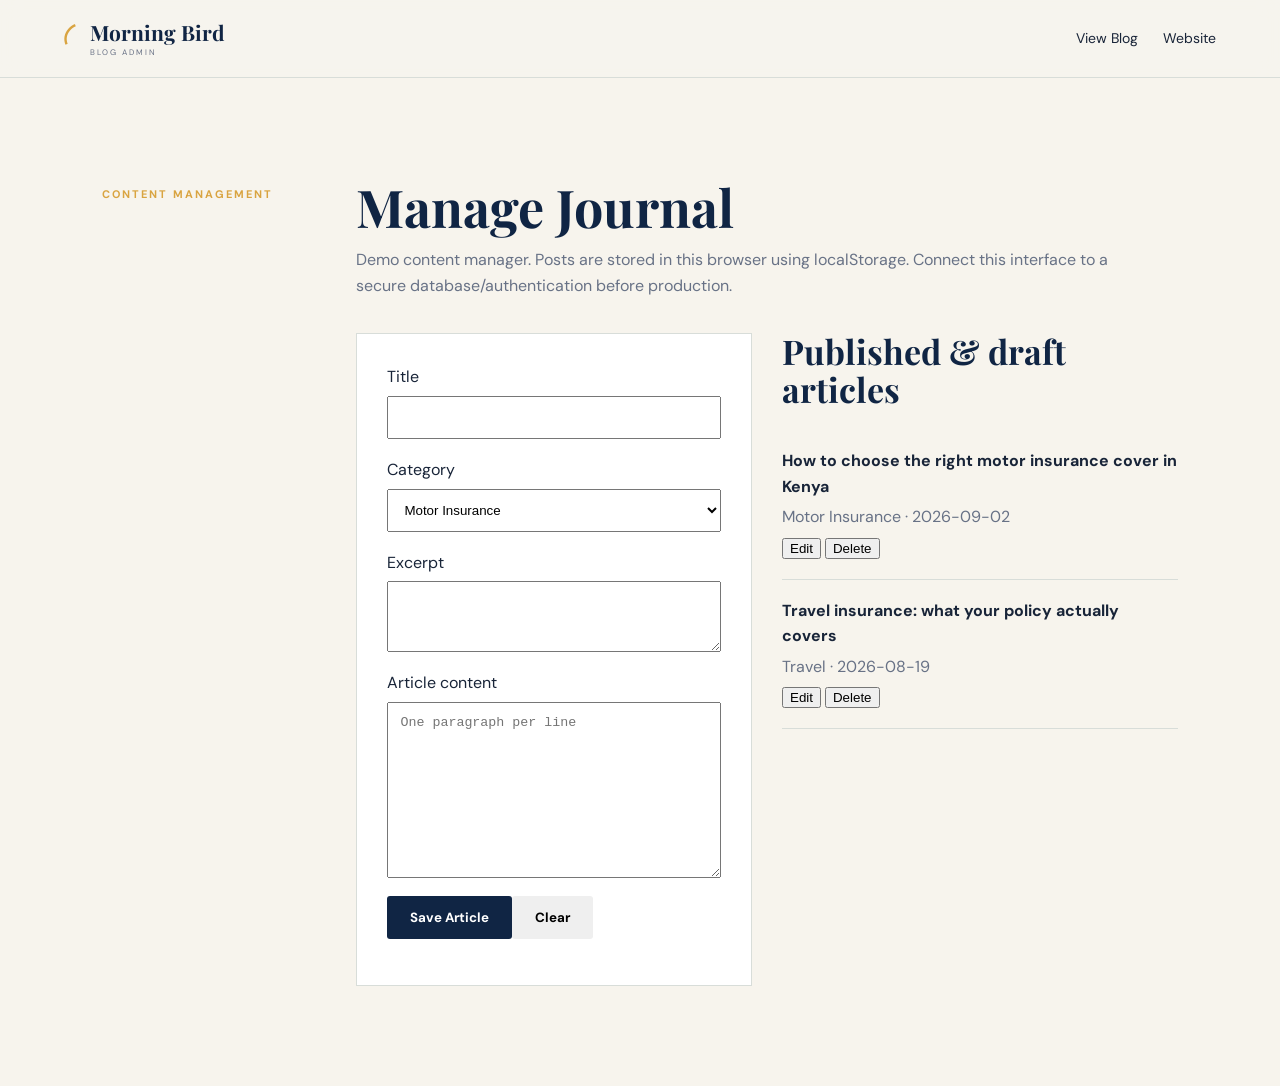
<file: morningbird_site/admin.html>
<!doctype html><html lang="en"><head><meta charset="utf-8"><meta name="viewport" content="width=device-width,initial-scale=1"><title>Morning Bird — Blog Admin</title><link rel="stylesheet" href="styles.css"></head><body><header class="site-header"><a class="brand" href="index.html"><span class="bird">◜</span><span><b>Morning Bird</b><small>BLOG ADMIN</small></span></a><nav><a href="blog.html">View Blog</a><a href="index.html">Website</a></nav></header><main class="section paper"><div class="section-label">CONTENT MANAGEMENT</div><div><h1 style="font-size:52px;color:var(--navy);margin-bottom:12px">Manage Journal</h1><p style="color:var(--muted)">Demo content manager. Posts are stored in this browser using localStorage. Connect this interface to a secure database/authentication before production.</p><div style="display:grid;grid-template-columns:1fr 1fr;gap:30px;margin-top:35px"><form id="form" style="background:white;padding:30px;border:1px solid var(--line)"><input type="hidden" id="editSlug"><label>Title<input id="title" required style="display:block;width:100%;padding:12px;margin:6px 0 18px"></label><label>Category<select id="cat" style="display:block;width:100%;padding:12px;margin:6px 0 18px"><option>Motor Insurance</option><option>Health Insurance</option><option>Property & Home</option><option>SME & Business</option><option>Travel</option><option>Agriculture</option><option>Insurance Education</option></select></label><label>Excerpt<textarea id="excerpt" required rows="3" style="display:block;width:100%;padding:12px;margin:6px 0 18px"></textarea></label><label>Article content<textarea id="content" required rows="10" placeholder="One paragraph per line" style="display:block;width:100%;padding:12px;margin:6px 0 18px"></textarea></label><button class="btn btn-dark" type="submit">Save Article</button><button class="btn" type="button" onclick="resetForm()">Clear</button><p id="status" style="color:var(--gold)"></p></form><div><h2 style="font-size:34px">Published & draft articles</h2><div id="admin-list" style="margin-top:20px"></div></div></div></div></main><script>
const seeds=[{slug:'choosing-motor-cover-kenya',title:'How to choose the right motor insurance cover in Kenya',category:'Motor Insurance',date:'2026-09-02',readTime:'5 min read',excerpt:'Third-party, third-party fire and theft, or comprehensive — understand what each option is designed to protect.',content:['Every driver needs at least the legally required third-party protection.','Before buying, compare benefits, exclusions, excess and claims requirements — not just price.']},{slug:'travel-insurance-what-it-covers',title:'Travel insurance: what your policy actually covers',category:'Travel',date:'2026-08-19',readTime:'4 min read',excerpt:'A plain-language guide to common travel protections.',content:['Travel policies commonly combine emergency medical, cancellation, curtailment and baggage protections.']}];function posts(){try{return JSON.parse(localStorage.getItem('mb_posts'))||seeds}catch{return seeds}}function save(x){localStorage.setItem('mb_posts',JSON.stringify(x))}function render(){document.getElementById('admin-list').innerHTML=posts().map(p=>`<div style="padding:18px 0;border-bottom:1px solid var(--line)"><b>${p.title}</b><p style="margin:5px 0;color:var(--muted)">${p.category} · ${p.date||'draft'}</p><button onclick="edit('${p.slug}')">Edit</button> <button onclick="del('${p.slug}')">Delete</button></div>`).join('')}function edit(slug){const p=posts().find(x=>x.slug===slug);if(!p)return;editSlug.value=p.slug;title.value=p.title;cat.value=p.category;excerpt.value=p.excerpt;content.value=(p.content||[]).join('\n')}function del(slug){if(confirm('Delete this article?')){save(posts().filter(p=>p.slug!==slug));render()}}function resetForm(){document.getElementById('form').reset();editSlug.value=''}document.getElementById('form').onsubmit=e=>{e.preventDefault();let arr=posts(),slug=editSlug.value||title.value.toLowerCase().replace(/[^a-z0-9]+/g,'-').replace(/(^-|-$)/g,'');const obj={slug,title:title.value,category:cat.value,date:new Date().toISOString().slice(0,10),readTime:'5 min read',excerpt:excerpt.value,content:content.value.split('\n').filter(Boolean)};const i=arr.findIndex(p=>p.slug===slug);if(i>=0)arr[i]=obj;else arr.unshift(obj);save(arr);status.textContent='Article saved.';resetForm();render()};render();
</script></body></html>
</file>
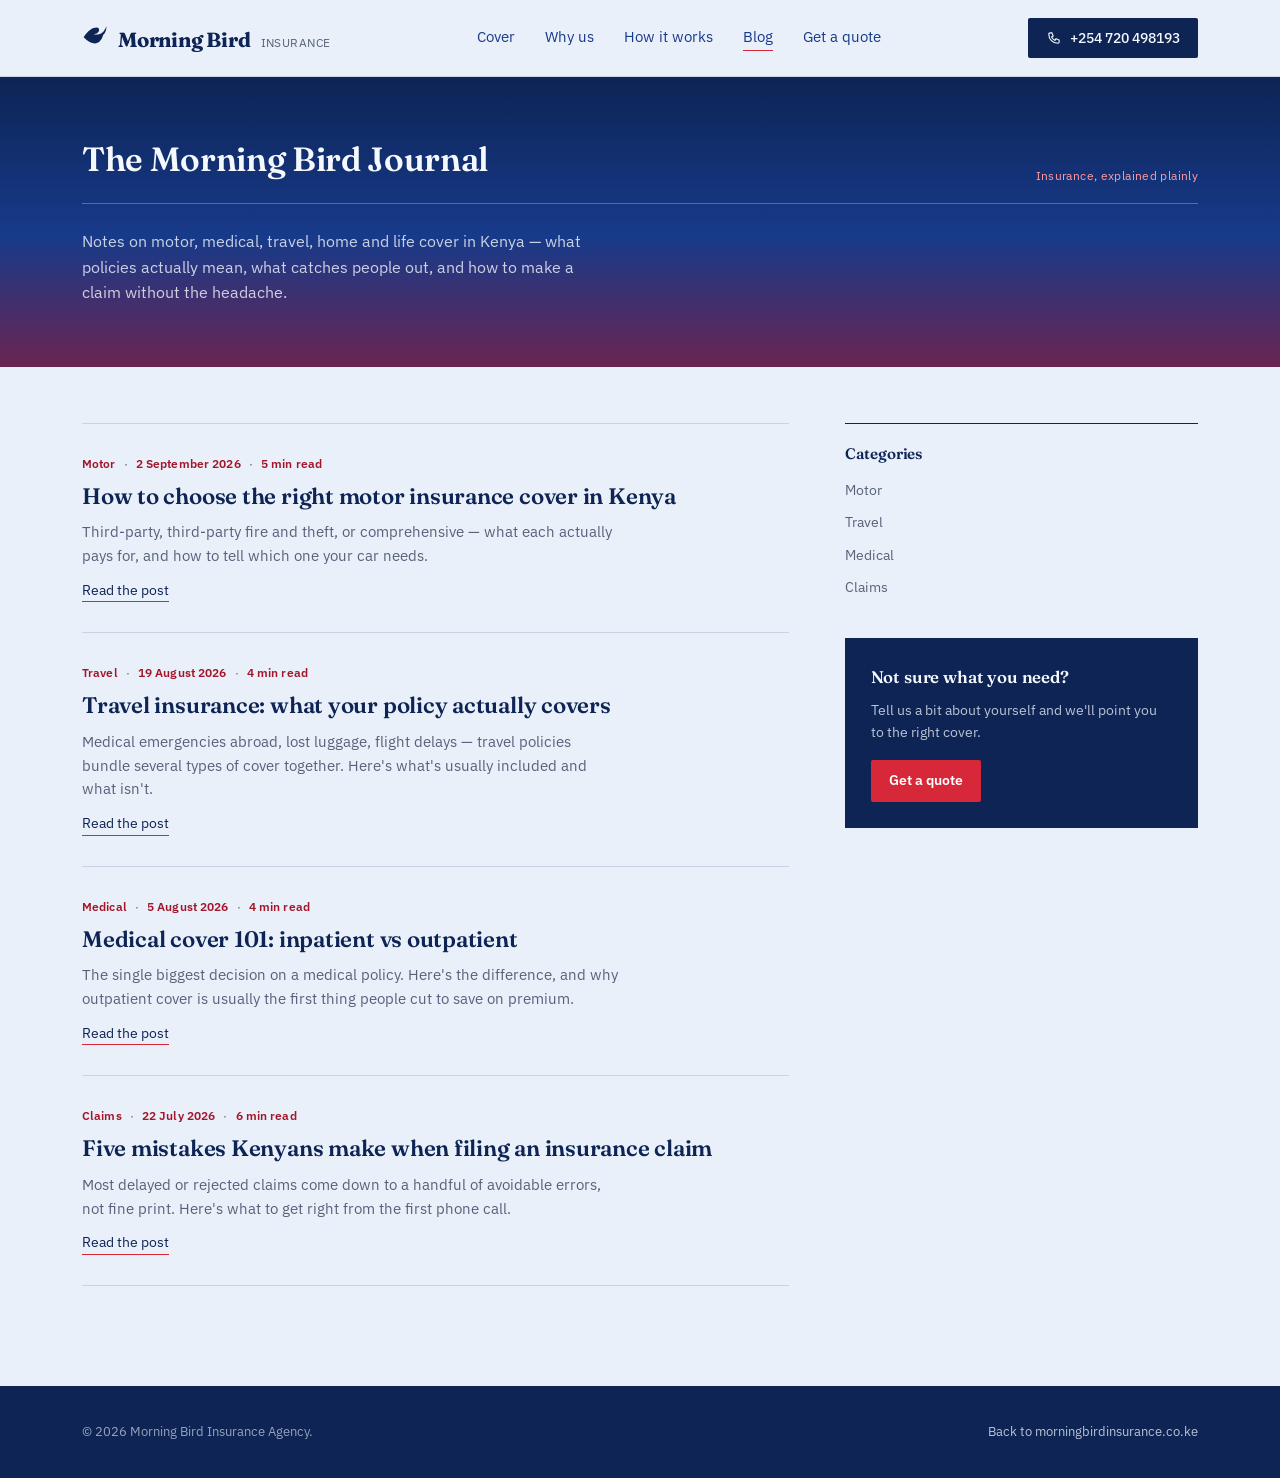
<file: morningbird_site/blog.html>
<!DOCTYPE html>
<html lang="en">
<head>
<meta charset="UTF-8">
<meta name="viewport" content="width=device-width, initial-scale=1.0">
<title>The Morning Bird Journal — Insurance insights from Morning Bird</title>
<link rel="preconnect" href="https://fonts.googleapis.com">
<link rel="preconnect" href="https://fonts.gstatic.com" crossorigin>
<link href="https://fonts.googleapis.com/css2?family=Fraunces:opsz,wght@9..144,400;9..144,500;9..144,600;9..144,700&family=IBM+Plex+Sans:wght@400;500;600&display=swap" rel="stylesheet">
<style>
  :root{
    --ink:#0d2455; --ink-soft:#173a8a; --plum:#a3162a;
    --amber:#d62839; --amber-soft:#ff9aa2;
    --sky:#eaf0fa; --paper:#f5f8fd;
    --text:#182238; --text-muted:#57627a;
    --line: rgba(13,36,85,0.14); --line-light: rgba(245,248,253,0.28);
  }
  *{box-sizing:border-box;}
  html{scroll-behavior:smooth;}
  body{margin:0;background:var(--sky);color:var(--text);font-family:"IBM Plex Sans",sans-serif;font-size:16px;line-height:1.55;-webkit-font-smoothing:antialiased;}
  h1,h2,h3,.masthead{font-family:"Fraunces",serif;font-weight:600;letter-spacing:-0.01em;margin:0;color:var(--ink);}
  a{color:inherit;}
  .wrap{max-width:900px;margin:0 auto;padding:0 32px;}

  header{position:sticky;top:0;z-index:40;background:rgba(234,240,250,0.92);backdrop-filter:blur(8px);border-bottom:1px solid var(--line);}
  .header-inner{display:flex;align-items:center;justify-content:space-between;padding:18px 32px;max-width:1180px;margin:0 auto;}
  .brand{display:flex;align-items:baseline;gap:10px;text-decoration:none;}
  .brand-mark{width:26px;height:26px;flex:none;}
  .brand-name{font-family:"Fraunces",serif;font-weight:700;font-size:1.28rem;letter-spacing:-0.01em;color:var(--ink);}
  .brand-suffix{font-size:0.72rem;color:var(--text-muted);letter-spacing:0.04em;}
  nav.primary{display:flex;align-items:center;gap:30px;}
  nav.primary a{font-size:0.94rem;text-decoration:none;color:var(--ink-soft);border-bottom:1px solid transparent;padding-bottom:2px;}
  nav.primary a:hover{border-bottom-color:var(--amber);}
  nav.primary a.current{border-bottom-color:var(--amber);}
  .call-btn{display:flex;align-items:center;gap:9px;background:var(--ink);color:var(--paper);padding:9px 18px;border-radius:2px;text-decoration:none;font-size:0.9rem;font-weight:500;white-space:nowrap;}
  .call-btn svg{width:15px;height:15px;flex:none;}

  .journal-hero{background:linear-gradient(180deg,var(--ink) 0%,var(--ink-soft) 55%,var(--plum) 130%);color:var(--paper);padding:56px 0 46px;}
  .journal-hero .wrap{max-width:1180px;}
  .masthead-row{display:flex;align-items:flex-end;justify-content:space-between;border-bottom:1px solid var(--line-light);padding-bottom:18px;flex-wrap:wrap;gap:10px;}
  .masthead-row .masthead{font-size:2.1rem;color:var(--paper);}
  .edition-line{font-size:0.78rem;color:var(--amber-soft);letter-spacing:0.03em;text-align:right;}
  .journal-intro{max-width:52ch;margin-top:24px;color:rgba(245,248,253,0.8);font-size:1.02rem;}

  main{max-width:1180px;margin:0 auto;padding:56px 32px 100px;}

  /* ---- list view ---- */
  #list-view{display:grid;grid-template-columns:2fr 1fr;gap:56px;align-items:start;}
  .post-list{border-top:1px solid var(--line);}
  .post-card{display:block;text-decoration:none;color:inherit;padding:30px 0;border-bottom:1px solid var(--line);}
  .post-meta{font-size:0.78rem;color:var(--plum);font-weight:600;letter-spacing:0.01em;margin-bottom:10px;}
  .post-meta .dot{margin:0 8px;color:var(--text-muted);font-weight:400;}
  .post-card h2{font-size:1.4rem;line-height:1.22;margin-bottom:10px;}
  .post-card p{margin:0;color:var(--text-muted);font-size:0.96rem;max-width:60ch;}
  .post-card .read-more{display:inline-block;margin-top:12px;font-size:0.86rem;color:var(--ink);border-bottom:1px solid var(--amber);}

  aside.sidebar{position:sticky;top:100px;}
  .sidebar-block{border-top:1px solid var(--ink);padding-top:18px;margin-bottom:40px;}
  .sidebar-block h3{font-size:0.95rem;margin-bottom:14px;}
  .sidebar-block a{display:block;font-size:0.9rem;color:var(--text-muted);text-decoration:none;margin-bottom:10px;}
  .sidebar-block a:hover{color:var(--ink);}
  .sidebar-cta{background:var(--ink);color:var(--paper);padding:26px;}
  .sidebar-cta h3{color:var(--paper);font-size:1.05rem;margin-bottom:10px;}
  .sidebar-cta p{font-size:0.88rem;color:rgba(245,248,253,0.75);margin:0 0 16px;}
  .sidebar-cta a.btn{display:inline-block;background:var(--amber);color:#fff;padding:10px 18px;border-radius:2px;text-decoration:none;font-size:0.88rem;font-weight:600;}

  /* ---- article view ---- */
  #article-view{display:none;max-width:680px;margin:0 auto;}
  .back-link{display:inline-flex;align-items:center;gap:6px;font-size:0.88rem;color:var(--text-muted);text-decoration:none;margin-bottom:28px;}
  .back-link:hover{color:var(--ink);}
  .article-meta{font-size:0.78rem;color:var(--plum);font-weight:600;margin-bottom:14px;}
  .article-meta .dot{margin:0 8px;color:var(--text-muted);font-weight:400;}
  #article-view h1{font-size:2.1rem;line-height:1.15;margin-bottom:22px;}
  .article-body p{font-size:1.04rem;color:var(--text);line-height:1.75;margin:0 0 20px;}
  .article-body h3{font-size:1.15rem;margin:32px 0 12px;}
  .article-foot{border-top:1px solid var(--line);margin-top:44px;padding-top:28px;}
  .article-foot .sidebar-cta{max-width:none;}

  footer{background:var(--ink);color:rgba(245,248,253,0.6);padding:36px 0;font-size:0.8rem;}
  footer .wrap{max-width:1180px;display:flex;justify-content:space-between;flex-wrap:wrap;gap:10px;}
  footer a{text-decoration:none;color:rgba(245,248,253,0.75);}

  @media (max-width:820px){
    #list-view{grid-template-columns:1fr;}
    nav.primary{display:none;}
  }
  @media (max-width:600px){
    .wrap, .header-inner{padding-left:20px;padding-right:20px;}
    main{padding-left:20px;padding-right:20px;}
    .masthead-row .masthead{font-size:1.6rem;}
    #article-view h1{font-size:1.6rem;}
  }
</style>
</head>
<body>

<header>
  <div class="header-inner">
    <a class="brand" href="index.html">
      <svg class="brand-mark" viewBox="0 0 32 32" fill="none">
        <path d="M2 20C7 12 13 8 18 8c2 0 3 1 3 3 0 3-3 5-7 5 3 1 7 1 10-1 3.5-2.3 5-6 6-9 .3 4-1 8.3-4 11.3C22.5 30 13 31 2 20Z" fill="#0d2455"/>
      </svg>
      <span class="brand-name">Morning&nbsp;Bird</span>
      <span class="brand-suffix">INSURANCE</span>
    </a>
    <nav class="primary">
      <a href="index.html#cover">Cover</a>
      <a href="index.html#why">Why us</a>
      <a href="index.html#how">How it works</a>
      <a href="blog.html" class="current">Blog</a>
      <a href="index.html#quote">Get a quote</a>
    </nav>
    <a class="call-btn" href="tel:+254700123456">
      <svg viewBox="0 0 24 24" fill="none" stroke="currentColor" stroke-width="1.8"><path d="M6.5 3h3l2 5-2.5 1.5a11 11 0 0 0 5.5 5.5L16 12.5l5 2v3c0 1.1-.9 2-2 2C10.6 19.5 4.5 13.4 4.5 5c0-1.1.9-2 2-2Z"/></svg>
      
	+254 720 498193

    </a>
  </div>
</header>

<div class="journal-hero">
  <div class="wrap">
    <div class="masthead-row">
      <span class="masthead">The Morning Bird Journal</span>
      <span class="edition-line">Insurance, explained plainly</span>
    </div>
    <p class="journal-intro">Notes on motor, medical, travel, home and life cover in Kenya — what policies actually mean, what catches people out, and how to make a claim without the headache.</p>
  </div>
</div>

<main>

  <!-- ============ LIST VIEW ============ -->
  <div id="list-view">
    <div>
      <div class="post-list" id="post-list"><!-- post cards injected by script --></div>
    </div>

    <aside class="sidebar">
      <div class="sidebar-block">
        <h3>Categories</h3>
        <div id="category-list"><!-- injected --></div>
      </div>
      <div class="sidebar-cta">
        <h3>Not sure what you need?</h3>
        <p>Tell us a bit about yourself and we'll point you to the right cover.</p>
        <a class="btn" href="index.html#quote">Get a quote</a>
      </div>
    </aside>
  </div>

  <!-- ============ ARTICLE VIEW ============ -->
  <article id="article-view">
    <a class="back-link" href="blog.html" onclick="showList();return false;">&larr; Back to the journal</a>
    <div class="article-meta" id="article-meta"></div>
    <h1 id="article-title"></h1>
    <div class="article-body" id="article-body"></div>
    <div class="article-foot">
      <div class="sidebar-cta">
        <h3>Need cover like this?</h3>
        <p>Get a no-obligation quote from Morning Bird in under a working day.</p>
        <a class="btn" href="index.html#quote">Get a quote</a>
      </div>
    </div>
  </article>

</main>

<footer>
  <div class="wrap">
    <span>© 2026 Morning Bird Insurance Agency.</span>
    <a href="index.html">Back to morningbirdinsurance.co.ke</a>
  </div>
</footer>

<script src="posts-data.js"></script>
<script>

/* ====================================================================== */

function formatDate(iso){
  const d = new Date(iso + "T00:00:00");
  return d.toLocaleDateString("en-KE", { day:"numeric", month:"long", year:"numeric" });
}

function renderList(){
  const listEl = document.getElementById("post-list");
  listEl.innerHTML = POSTS.map(p => `
    <a class="post-card" href="blog.html#${p.slug}" onclick="showArticle('${p.slug}');return false;">
      <div class="post-meta">${p.category}<span class="dot">&middot;</span>${formatDate(p.date)}<span class="dot">&middot;</span>${p.readTime}</div>
      <h2>${p.title}</h2>
      <p>${p.excerpt}</p>
      <span class="read-more">Read the post</span>
    </a>
  `).join("");

  const cats = [...new Set(POSTS.map(p => p.category))];
  document.getElementById("category-list").innerHTML = cats.map(c =>
    `<a href="#" onclick="return false;">${c}</a>`
  ).join("");
}

function paragraphHtml(text){
  if (text.startsWith("## ")) return `<h3>${text.slice(3)}</h3>`;
  return `<p>${text}</p>`;
}

function showArticle(slug){
  const post = POSTS.find(p => p.slug === slug);
  if (!post) { showList(); return; }
  document.getElementById("list-view").style.display = "none";
  document.getElementById("article-view").style.display = "block";
  document.getElementById("article-meta").innerHTML =
    `${post.category}<span class="dot">&middot;</span>${formatDate(post.date)}<span class="dot">&middot;</span>${post.readTime}`;
  document.getElementById("article-title").textContent = post.title;
  document.getElementById("article-body").innerHTML = post.content.map(paragraphHtml).join("");
  window.scrollTo(0,0);
  history.replaceState(null, "", "#" + slug);
}

function showList(){
  document.getElementById("article-view").style.display = "none";
  document.getElementById("list-view").style.display = "grid";
  history.replaceState(null, "", "blog.html");
  window.scrollTo(0,0);
}

renderList();
const initialSlug = window.location.hash.replace("#", "");
if (initialSlug) showArticle(initialSlug); else showList();
</script>

</body>
</html>
</file>
<file: morningbird_site/styles.css>
@import url('https://fonts.googleapis.com/css2?family=DM+Sans:wght@400;500;600;700&family=Playfair+Display:wght@500;600;700&display=swap');
:root{--navy:#102544;--blue:#183a68;--gold:#d9a441;--cream:#f7f4ed;--mist:#eef2f0;--ink:#182438;--muted:#687286;--line:#d8ddd9;--white:#fff}*{box-sizing:border-box}html{scroll-behavior:smooth}body{margin:0;color:var(--ink);background:var(--mist);font:16px/1.6 'DM Sans',sans-serif}a{color:inherit;text-decoration:none}h1,h2,h3{font-family:'Playfair Display',serif;line-height:1.1;margin:0}p{margin:0 0 16px}.site-header{height:78px;display:flex;align-items:center;justify-content:space-between;padding:0 5vw;background:rgba(247,244,237,.94);backdrop-filter:blur(10px);border-bottom:1px solid var(--line);position:sticky;top:0;z-index:20}.brand{display:flex;align-items:center;gap:10px}.brand b{display:block;font:700 21px 'Playfair Display',serif;color:var(--navy)}.brand small{display:block;font-size:8px;letter-spacing:2px;color:var(--muted)}.bird{font-size:42px;line-height:1;color:var(--gold);transform:rotate(-20deg)}nav{display:flex;gap:25px;align-items:center;font-size:14px}nav a:hover{color:var(--gold)}.menu{display:none;background:none;border:0;font-size:24px}.btn{display:inline-flex;justify-content:center;align-items:center;padding:12px 22px;border-radius:3px;border:1px solid transparent;font-weight:700;cursor:pointer;font-family:inherit}.btn-dark{background:var(--navy);color:white}.btn-gold{background:var(--gold);color:var(--navy)}.btn-outline{border-color:rgba(255,255,255,.45);color:white}.hero{min-height:650px;padding:80px 8vw;display:grid;grid-template-columns:1.05fr .95fr;gap:7vw;align-items:center;background:linear-gradient(120deg,#102544 0%,#183a68 62%,#5d405a 100%);color:white;overflow:hidden}.eyebrow{font-size:11px;letter-spacing:2.2px;font-weight:700;color:var(--gold)}.hero h1{font-size:clamp(45px,6vw,76px);max-width:750px;margin:18px 0}.hero p{max-width:620px;color:#d9e1e9;font-size:18px}.actions{display:flex;gap:12px;margin:30px 0}.trust{display:flex;gap:22px;flex-wrap:wrap;color:#cbd5df;font-size:13px}.hero-art{height:460px;position:relative;border:1px solid rgba(255,255,255,.2);background:radial-gradient(circle at 65% 30%,rgba(217,164,65,.7),transparent 17%),linear-gradient(145deg,rgba(255,255,255,.08),rgba(255,255,255,.02));overflow:hidden}.sun{width:210px;height:210px;border-radius:50%;border:1px solid rgba(255,255,255,.28);position:absolute;right:13%;top:15%}.bird-illustration{font:200px 'Playfair Display';position:absolute;left:17%;top:20%;color:#f4ead2;transform:rotate(-12deg)}.art-card{position:absolute;bottom:35px;left:35px;padding:18px 22px;background:rgba(16,37,68,.84);border-left:3px solid var(--gold);font-family:'Playfair Display',serif}.section{padding:100px 8vw;display:grid;grid-template-columns:190px 1fr;gap:5vw;background:var(--mist)}.section-label{font-size:11px;letter-spacing:2px;color:var(--gold);font-weight:700;padding-top:8px}.section h2{font-size:clamp(34px,4vw,54px);max-width:760px;margin-bottom:22px;color:var(--navy)}.section>div>p,.about>div:last-child>p{max-width:760px;color:var(--muted)}.paper{background:var(--cream)}.product-grid{display:grid;grid-template-columns:repeat(4,1fr);margin-top:48px;border-top:1px solid var(--line);border-left:1px solid var(--line)}.product-grid article{min-height:210px;padding:28px;border-right:1px solid var(--line);border-bottom:1px solid var(--line)}.product-grid span{color:var(--gold);font-size:12px;font-weight:700}.product-grid h3{font-size:22px;margin:22px 0 10px;color:var(--navy)}.product-grid p{font-size:14px;color:var(--muted)}.dark{background:var(--navy);color:white}.dark h2{color:white}.values,.steps{display:grid;grid-template-columns:repeat(3,1fr);gap:25px;margin-top:50px}.values article,.steps article{border-top:1px solid rgba(255,255,255,.35);padding-top:20px}.values b{color:var(--gold)}.values h3,.steps h3{font-size:23px;margin:14px 0 8px}.values p{color:#bdc8d4;font-size:14px}.steps article{border-top-color:var(--line)}.steps strong{font:700 45px 'Playfair Display';color:var(--gold)}.steps p{color:var(--muted);font-size:14px}.journal{background:var(--cream)}.journal-head{display:flex;justify-content:space-between;align-items:end;gap:20px}.journal-head h2{margin-bottom:8px}.text-link{border-bottom:1px solid var(--gold);padding-bottom:3px}.post-grid{display:grid;grid-template-columns:repeat(3,1fr);gap:24px;margin-top:35px}.post-card{background:white;border:1px solid var(--line);padding:27px;transition:.2s}.post-card:hover{transform:translateY(-4px);box-shadow:0 14px 35px rgba(16,37,68,.08)}.post-card .meta{color:var(--gold);font-size:11px;text-transform:uppercase;letter-spacing:1px;font-weight:700}.post-card h3{font-size:23px;color:var(--navy);margin:13px 0}.post-card p{font-size:14px;color:var(--muted)}.quote{padding:80px 8vw;display:grid;grid-template-columns:.8fr 1.2fr;gap:7vw;background:var(--blue);color:white}.quote h2{font-size:50px;margin:15px 0;color:white}.quote p{color:#d4dce5}.quote form{display:grid;grid-template-columns:1fr 1fr;gap:16px}.quote label{font-size:12px;font-weight:700}.quote input,.quote select,.quote textarea{width:100%;margin-top:6px;padding:13px;border:1px solid rgba(255,255,255,.2);background:rgba(255,255,255,.08);color:white;border-radius:2px;font:inherit}.quote select option{color:var(--ink)}.quote .full{grid-column:1/-1}.form-status{color:var(--gold);font-size:13px}footer{padding:55px 8vw;background:#0b1b31;color:#c6d0db;display:grid;grid-template-columns:2fr 1fr 1fr 1.4fr;gap:40px}footer b{font:700 26px 'Playfair Display';color:white}footer h4{color:white;margin:0 0 12px}footer a{display:block;margin:6px 0;font-size:14px}footer p{font-size:13px}.placeholder{color:var(--gold)}.copyright{padding:18px 8vw;background:#081526;color:#8491a1;font-size:12px}@media(max-width:900px){nav{display:none}.menu{display:block}.hero{grid-template-columns:1fr;padding:65px 6vw}.hero-art{height:320px}.section{grid-template-columns:1fr;padding:70px 6vw}.product-grid{grid-template-columns:repeat(2,1fr)}.values,.steps,.post-grid{grid-template-columns:1fr}.quote{grid-template-columns:1fr;padding:65px 6vw}.quote h2{font-size:40px}footer{grid-template-columns:1fr 1fr;padding:50px 6vw}}@media(max-width:560px){.product-grid{grid-template-columns:1fr}.quote form{grid-template-columns:1fr}.quote .full{grid-column:auto}.hero h1{font-size:45px}.actions{flex-direction:column;align-items:stretch}.actions .btn{text-align:center}}
</file>
